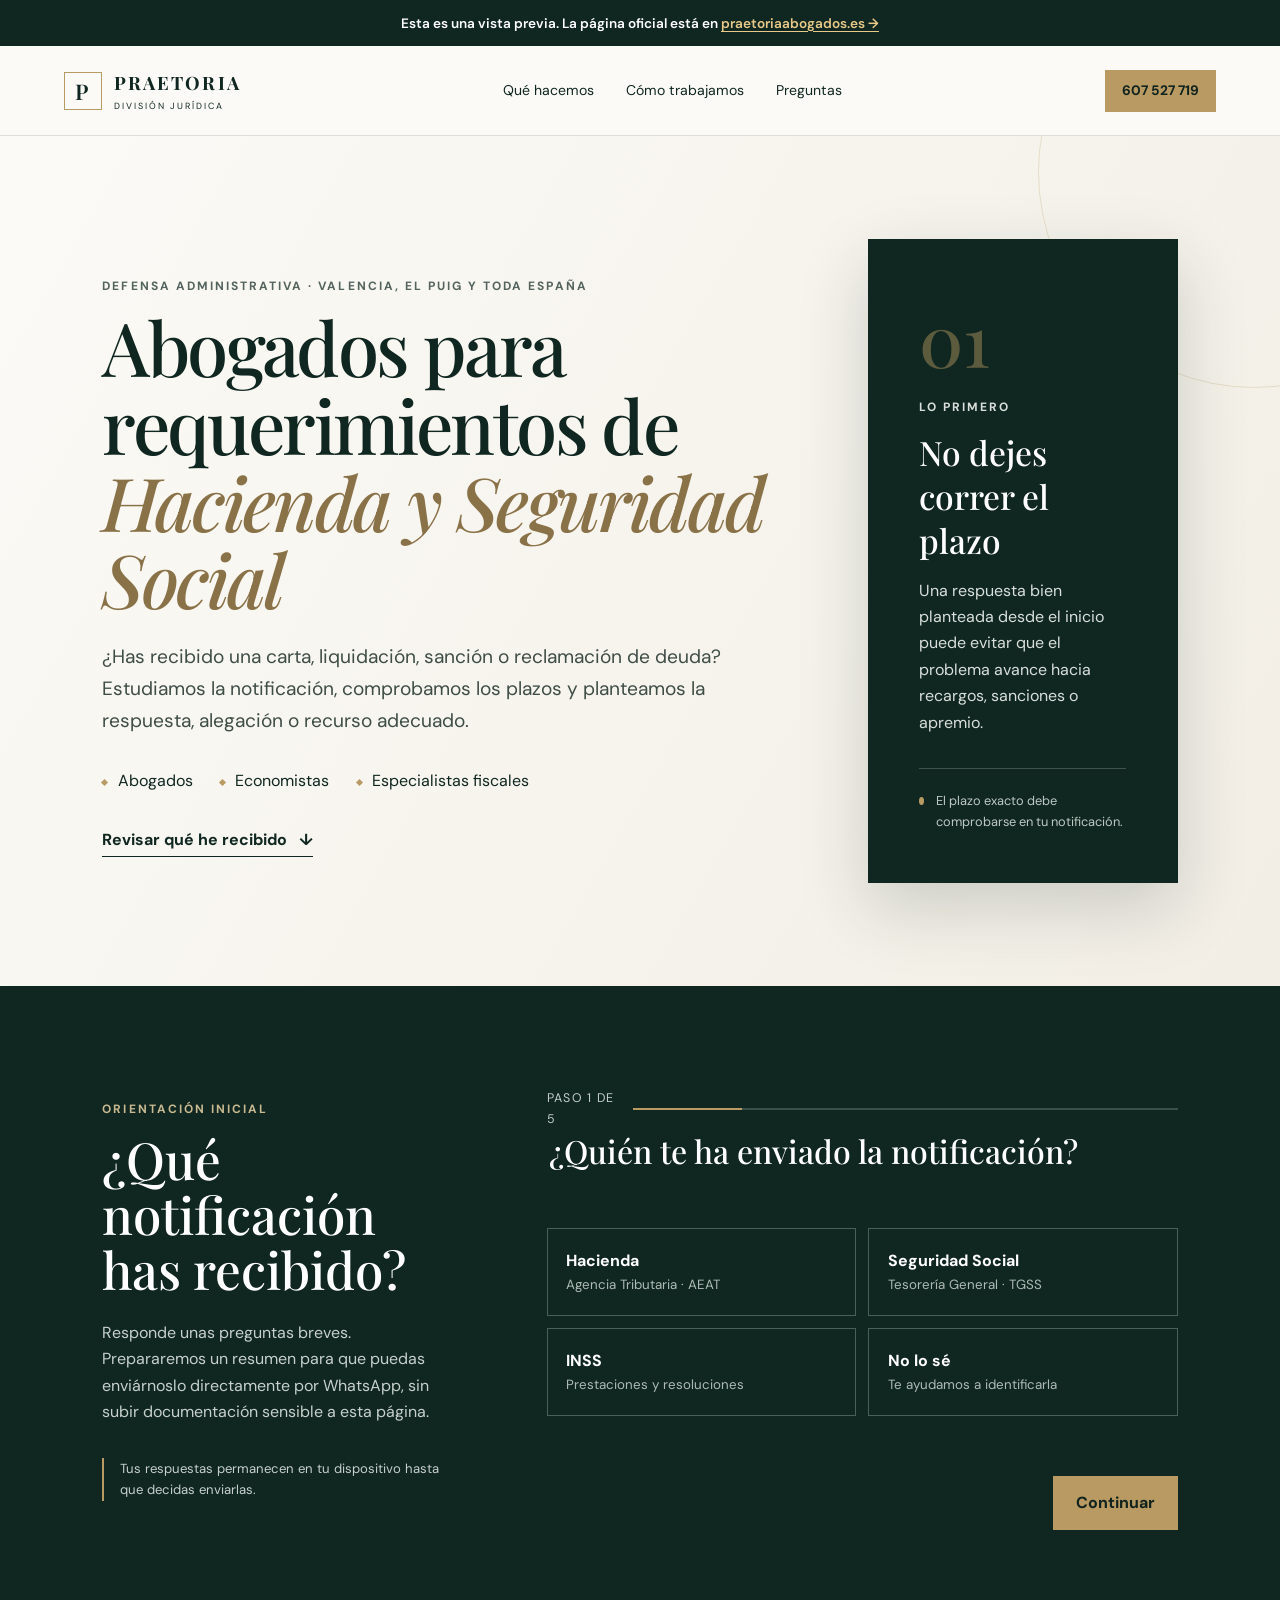
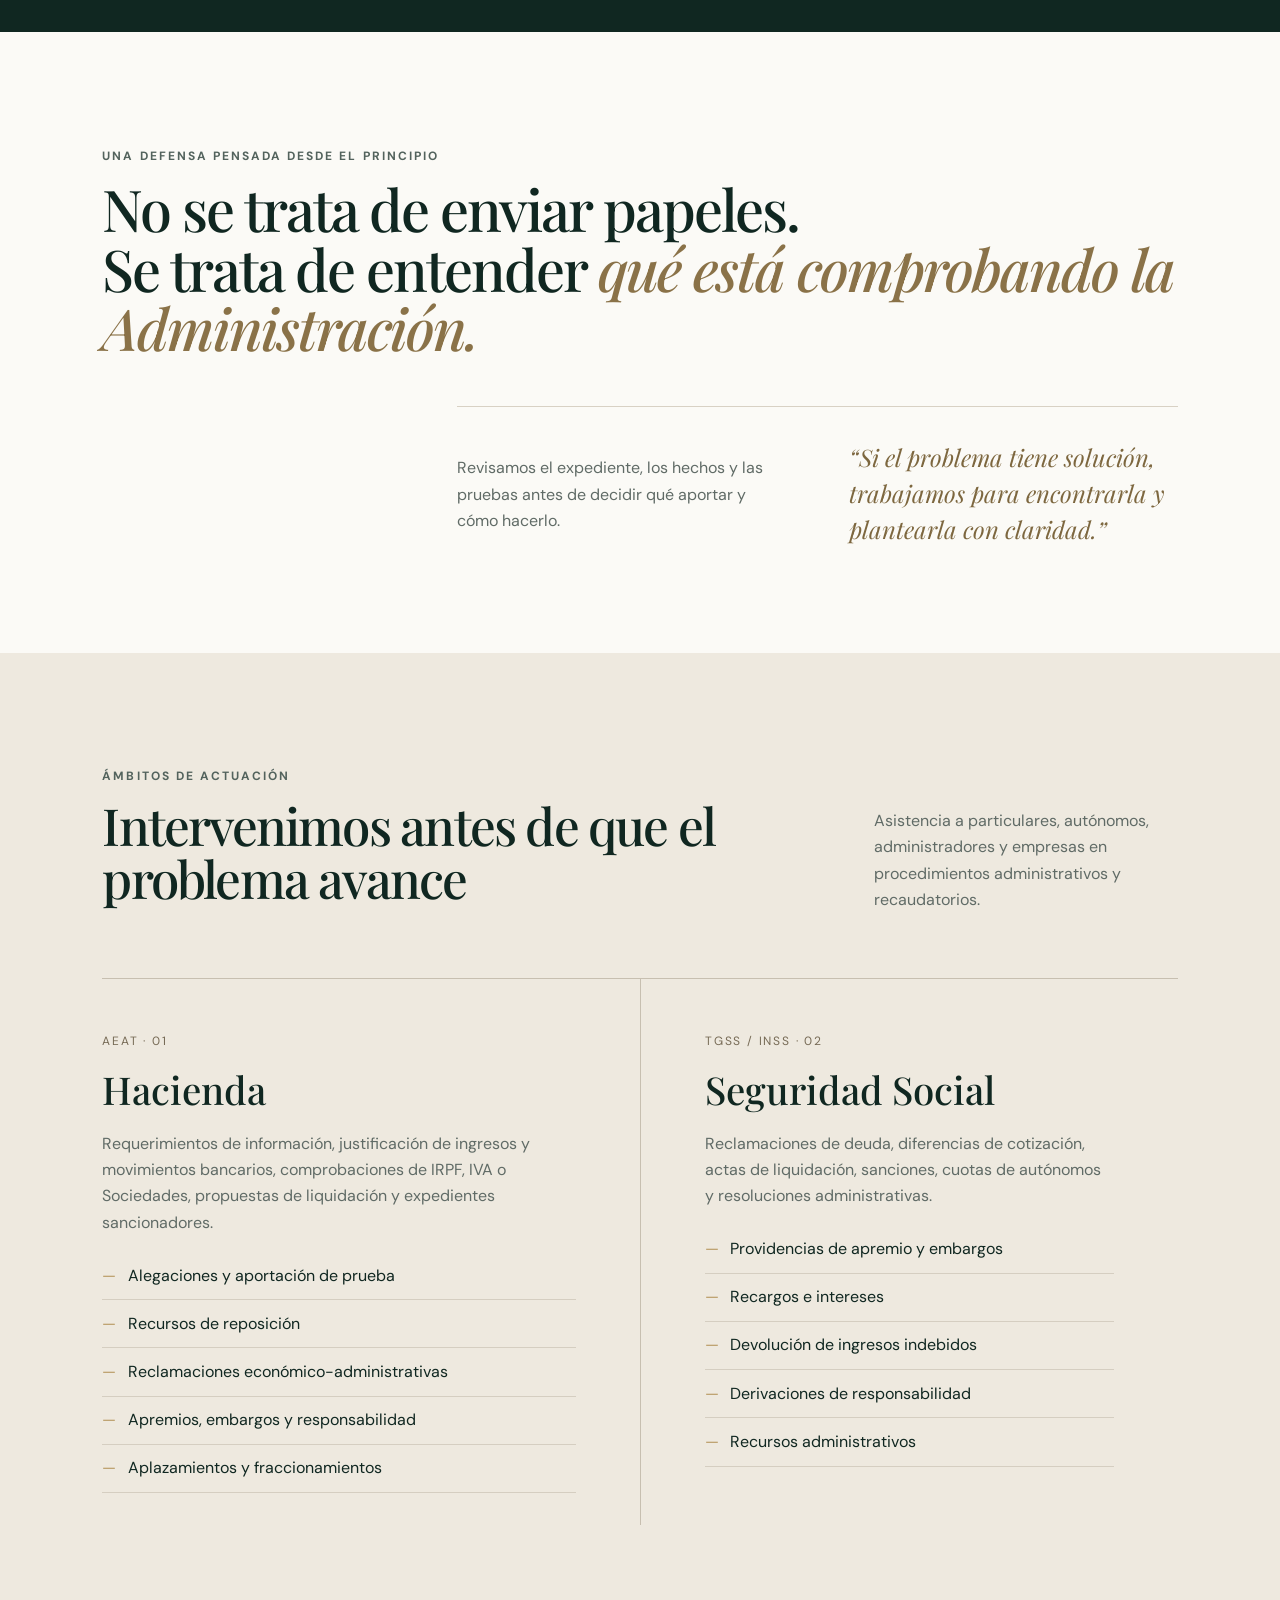
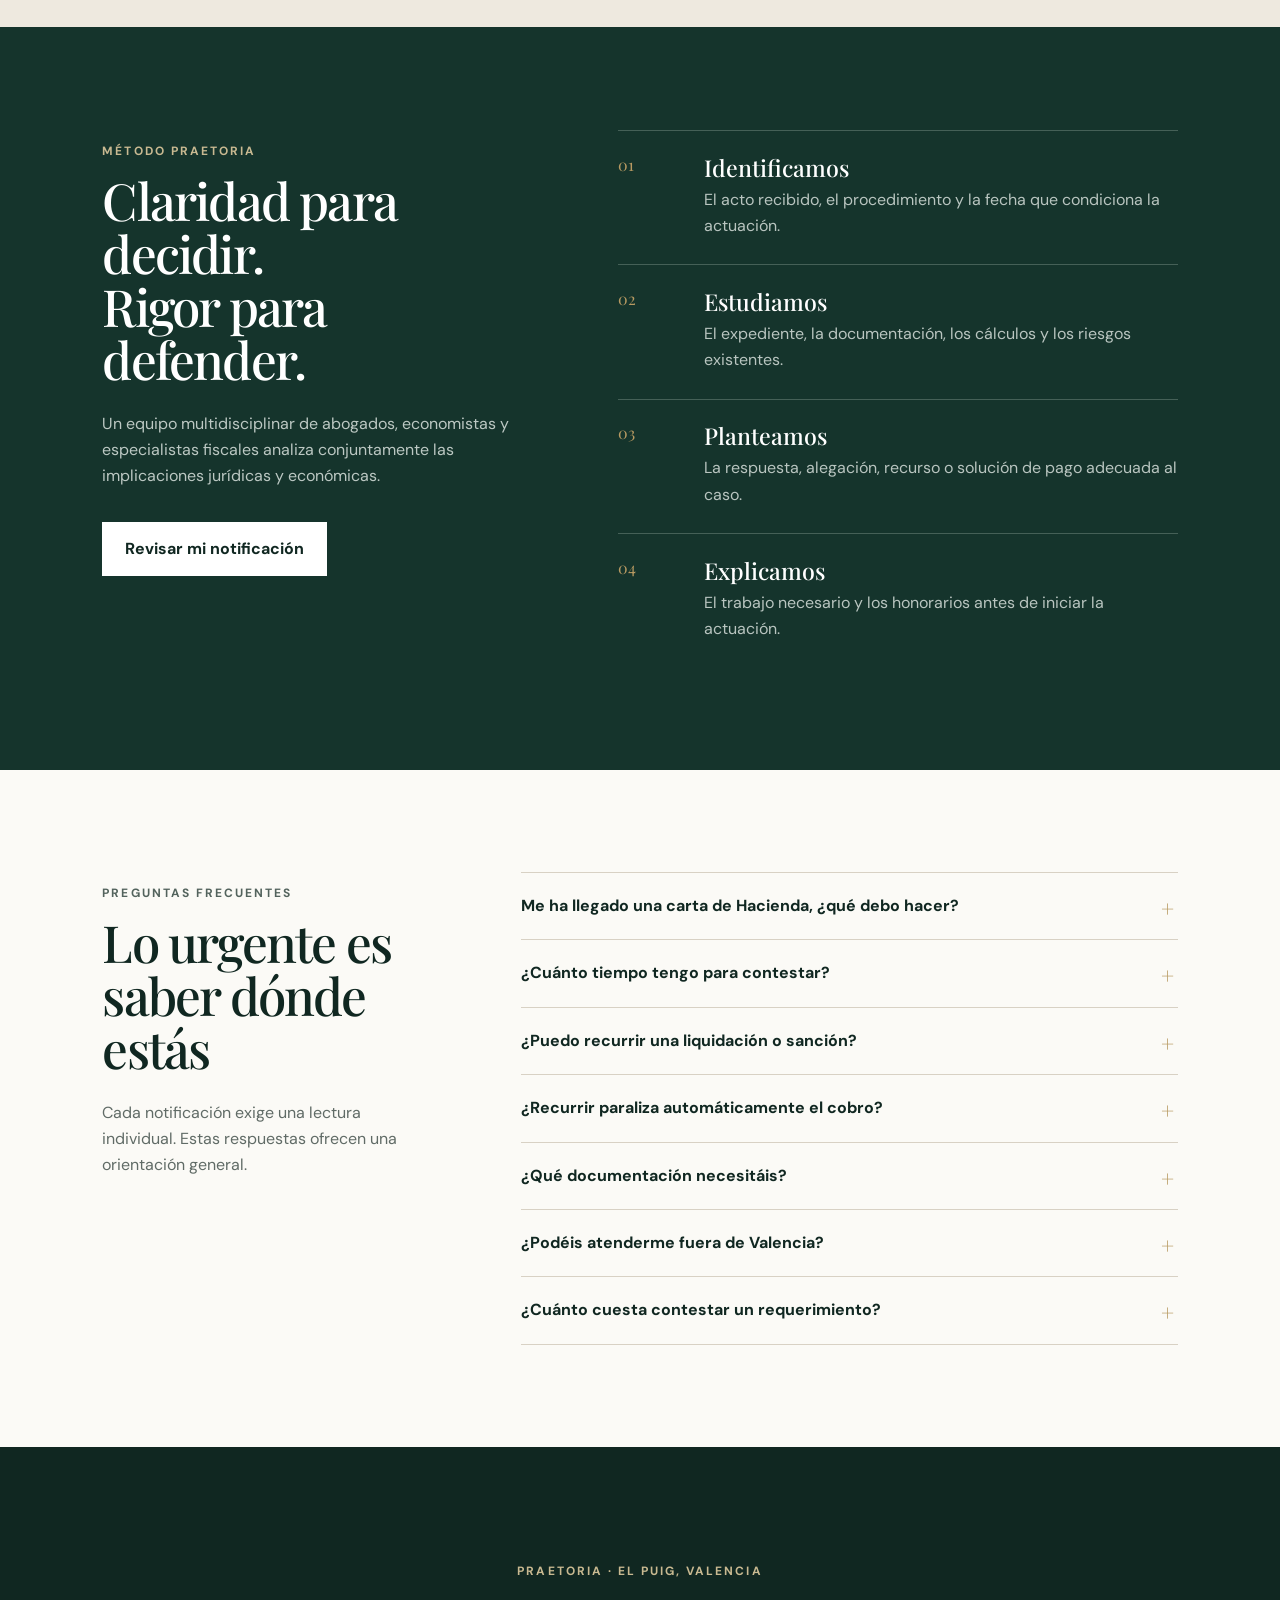
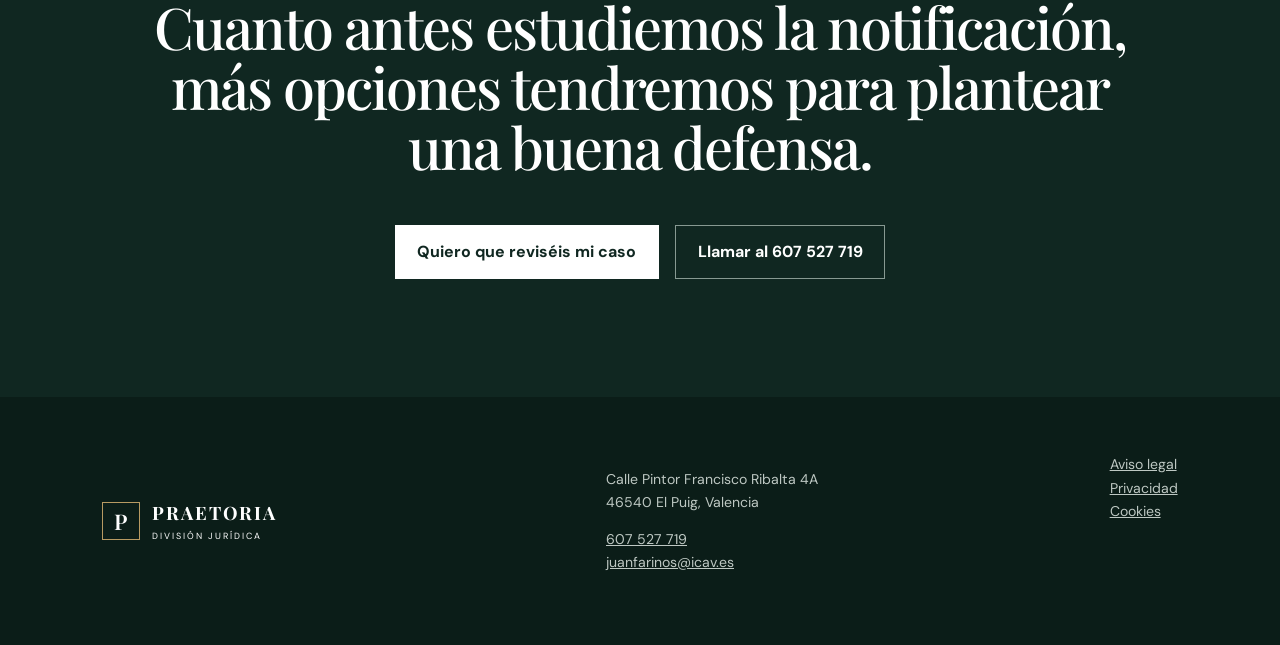
<file: index.html>
<!doctype html>
<html lang="es">
<head>
  <meta charset="utf-8">
  <meta name="viewport" content="width=device-width,initial-scale=1">
  <title>Abogado Hacienda y Seguridad Social en Valencia | PRAETORIA</title>
  <meta name="description" content="¿Has recibido un requerimiento, liquidación, sanción o deuda de Hacienda o Seguridad Social en Valencia, El Puig o cualquier punto de España? Estudiamos tu caso, los plazos y la respuesta adecuada.">
  <meta name="robots" content="noindex,follow">
  <link rel="canonical" href="https://praetoriaabogados.es/abogado-hacienda-y-seguridad-social-en-valencia/">
  <meta property="og:type" content="website">
  <meta property="og:locale" content="es_ES">
  <meta property="og:title" content="Abogado Hacienda y Seguridad Social en Valencia | PRAETORIA">
  <meta property="og:description" content="Revisamos la notificación, los plazos y las opciones para responder, alegar o recurrir.">
  <meta property="og:url" content="https://praetoriaabogados.es/abogado-hacienda-y-seguridad-social-en-valencia/">
  <meta name="theme-color" content="#102721">
  <link rel="icon" type="image/svg+xml" href="data:image/svg+xml,%3Csvg xmlns='http://www.w3.org/2000/svg' viewBox='0 0 64 64'%3E%3Crect width='64' height='64' fill='%23102721'/%3E%3Crect x='7' y='7' width='50' height='50' fill='none' stroke='%23b89a62' stroke-width='3'/%3E%3Ctext x='32' y='43' font-family='Georgia,serif' font-size='30' fill='%23b89a62' text-anchor='middle'%3EP%3C/text%3E%3C/svg%3E">
  <link rel="preconnect" href="https://fonts.googleapis.com">
  <link rel="preconnect" href="https://fonts.gstatic.com" crossorigin>
  <link href="https://fonts.googleapis.com/css2?family=DM+Sans:wght@400;500;600;700&family=Playfair+Display:wght@500;600&display=swap" rel="stylesheet">
  <link rel="stylesheet" href="styles.css">
  <script type="application/ld+json">
  {
    "@context":"https://schema.org",
    "@type":"LegalService",
    "name":"PRAETORIA División Jurídica",
    "url":"https://praetoriaabogados.es/abogado-hacienda-y-seguridad-social-en-valencia/",
    "telephone":"+34607527719",
    "email":"juanfarinos@icav.es",
    "address":{"@type":"PostalAddress","streetAddress":"Calle Pintor Francisco Ribalta 4A","postalCode":"46540","addressLocality":"El Puig de Santa Maria","addressRegion":"Valencia","addressCountry":"ES"},
    "areaServed":["Valencia","El Puig de Santa Maria","España"],
    "priceRange":"Honorarios según complejidad"
  }
  </script>
  <script type="application/ld+json">
  {
    "@context":"https://schema.org","@type":"FAQPage","mainEntity":[
      {"@type":"Question","name":"Me ha llegado una carta de Hacienda, ¿qué debo hacer?","acceptedAnswer":{"@type":"Answer","text":"No la ignores ni envíes documentación sin revisar antes qué procedimiento se ha iniciado. Conserva la notificación completa y anota cuándo la recibiste o abriste para comprobar el plazo aplicable."}},
      {"@type":"Question","name":"¿Cuánto tiempo tengo para contestar un requerimiento?","acceptedAnswer":{"@type":"Answer","text":"Depende del acto recibido y de la forma y fecha de notificación. El plazo debe verificarse en el documento completo; no conviene esperar al último día."}},
      {"@type":"Question","name":"¿Puedo recurrir una liquidación o sanción?","acceptedAnswer":{"@type":"Answer","text":"En muchos casos existen vías de alegación o recurso, pero deben valorarse el expediente, los hechos, las pruebas, la motivación y el plazo concreto."}},
      {"@type":"Question","name":"¿Recurrir paraliza automáticamente el cobro?","acceptedAnswer":{"@type":"Answer","text":"No siempre. La impugnación y el riesgo recaudatorio deben estudiarse conjuntamente según el acto y la fase del procedimiento."}}
    ]
  }
  </script>
</head>
<body>
  <div class="preview-banner">Esta es una vista previa. La página oficial está en <a href="https://praetoriaabogados.es/abogado-hacienda-y-seguridad-social-en-valencia/">praetoriaabogados.es →</a></div>
  <a class="skip" href="#diagnostico">Ir al diagnóstico</a>
  <header class="site-header">
    <a class="brand" href="https://praetoriaabogados.es/" aria-label="PRAETORIA, inicio">
      <span class="brand-mark">P</span><span><b>PRAETORIA</b><small>DIVISIÓN JURÍDICA</small></span>
    </a>
    <nav aria-label="Navegación principal">
      <a href="#servicios">Qué hacemos</a><a href="#metodo">Cómo trabajamos</a><a href="#preguntas">Preguntas</a>
    </nav>
    <a class="button button-small" href="tel:+34607527719" data-track="phone">607 527 719</a>
  </header>

  <main>
    <section class="hero">
      <div class="hero-copy">
        <p class="eyebrow">Defensa administrativa · Valencia, El Puig y toda España</p>
        <h1>Abogados para requerimientos de <em>Hacienda y Seguridad Social</em></h1>
        <p class="lead">¿Has recibido una carta, liquidación, sanción o reclamación de deuda? Estudiamos la notificación, comprobamos los plazos y planteamos la respuesta, alegación o recurso adecuado.</p>
        <div class="trust-row" aria-label="Ventajas del servicio">
          <span>Abogados</span><span>Economistas</span><span>Especialistas fiscales</span>
        </div>
        <a class="text-link" href="#diagnostico">Revisar qué he recibido <span aria-hidden="true">↓</span></a>
      </div>
      <aside class="deadline-card">
        <span class="card-number">01</span>
        <p class="eyebrow">Lo primero</p>
        <h2>No dejes correr el plazo</h2>
        <p>Una respuesta bien planteada desde el inicio puede evitar que el problema avance hacia recargos, sanciones o apremio.</p>
        <div class="deadline-line"><span></span><small>El plazo exacto debe comprobarse en tu notificación.</small></div>
      </aside>
    </section>

    <section class="assessment" id="diagnostico" aria-labelledby="diagnostico-title">
      <div class="assessment-intro">
        <p class="eyebrow light">Orientación inicial</p>
        <h2 id="diagnostico-title">¿Qué notificación has recibido?</h2>
        <p>Responde unas preguntas breves. Prepararemos un resumen para que puedas enviárnoslo directamente por WhatsApp, sin subir documentación sensible a esta página.</p>
        <p class="privacy-note">Tus respuestas permanecen en tu dispositivo hasta que decidas enviarlas.</p>
      </div>
      <form id="case-form" novalidate>
        <div class="progress-wrap"><span id="step-label" aria-live="polite">Paso 1 de 5</span><progress id="progress" value="1" max="5" aria-hidden="true">20%</progress></div>

        <fieldset class="step active" data-step="1">
          <legend tabindex="-1">¿Quién te ha enviado la notificación?</legend>
          <div class="option-grid">
            <label class="option"><input type="radio" name="administracion" value="Hacienda / AEAT" required><span><b>Hacienda</b><small>Agencia Tributaria · AEAT</small></span></label>
            <label class="option"><input type="radio" name="administracion" value="Seguridad Social / TGSS"><span><b>Seguridad Social</b><small>Tesorería General · TGSS</small></span></label>
            <label class="option"><input type="radio" name="administracion" value="INSS"><span><b>INSS</b><small>Prestaciones y resoluciones</small></span></label>
            <label class="option"><input type="radio" name="administracion" value="No lo sé"><span><b>No lo sé</b><small>Te ayudamos a identificarla</small></span></label>
          </div>
        </fieldset>

        <fieldset class="step" data-step="2">
          <legend tabindex="-1">¿Qué tipo de documento parece ser?</legend>
          <label class="field"><span>Selecciona la opción más parecida</span><select name="tipo" required><option value="">Seleccionar…</option></select></label>
          <p class="field-help">No pasa nada si no sabes identificarlo. Para confirmarlo necesitaremos revisar el documento completo.</p>
        </fieldset>

        <fieldset class="step" data-step="3">
          <legend tabindex="-1">¿Cuándo lo recibiste?</legend>
          <div class="two-cols">
            <label class="field"><span>Fecha de recepción o apertura</span><input type="date" name="fecha_recepcion" required></label>
            <label class="field"><span>Fecha límite indicada <i>(si la conoces)</i></span><input type="date" name="fecha_limite"></label>
          </div>
          <div class="warning"><b>No esperes al último día.</b> Algunos plazos son breves y dejarlos transcurrir puede limitar las posibilidades de defensa.</div>
        </fieldset>

        <fieldset class="step" data-step="4">
          <legend tabindex="-1">Cuéntanos brevemente qué ocurre</legend>
          <label class="field"><span>Importe aproximado <i>(opcional)</i></span><select name="importe"><option>No aparece ninguna cantidad</option><option>Menos de 3.000 €</option><option>Entre 3.000 € y 10.000 €</option><option>Entre 10.000 € y 50.000 €</option><option>Más de 50.000 €</option><option>No lo sé</option></select></label>
          <label class="field"><span>Descripción breve</span><textarea name="descripcion" rows="4" maxlength="900" required placeholder="Por ejemplo: Hacienda me solicita justificar varios ingresos recibidos en mi cuenta…"></textarea><small class="counter">0/900</small></label>
        </fieldset>

        <fieldset class="step" data-step="5">
          <legend tabindex="-1">¿Cómo podemos contactar contigo?</legend>
          <div class="two-cols">
            <label class="field"><span>Nombre</span><input type="text" name="nombre" autocomplete="name" required></label>
            <label class="field"><span>Teléfono</span><input type="tel" name="telefono" autocomplete="tel" inputmode="tel" required></label>
          </div>
          <label class="field"><span>Correo electrónico <i>(opcional)</i></span><input type="email" name="email" autocomplete="email"></label>
          <label class="consent"><input type="checkbox" name="consentimiento" required><span>He leído y acepto la <a href="https://praetoriaabogados.es/politica-de-privacidad/" target="_blank" rel="noopener">Política de Privacidad</a>.</span></label>
          <p class="legal-small">Enviar esta información no crea una relación abogado-cliente ni suspende o interrumpe ningún plazo administrativo.</p>
        </fieldset>

        <div class="form-error" id="form-error" role="alert" aria-live="polite"></div>
        <div class="form-actions"><button class="button button-ghost" type="button" id="prev" hidden>Anterior</button><button class="button" type="button" id="next">Continuar</button><button class="button" type="submit" id="submit" hidden>Enviar mi caso por WhatsApp</button></div>
      </form>
      <div class="success" id="success" hidden tabindex="-1">
        <p class="eyebrow light">Resumen preparado</p>
        <h3>Tu asunto necesita una revisión individual</h3>
        <p>Debemos comprobar el documento completo, la fecha de notificación, el procedimiento iniciado y la documentación relacionada.</p>
        <a id="whatsapp-link" class="button button-white" href="#" target="_blank" rel="noopener">Abrir WhatsApp y enviar</a>
        <a id="email-link" class="text-link light-link" href="#">Prefiero enviarlo por correo</a>
        <button id="restart" class="plain-button" type="button">Corregir mis respuestas</button>
      </div>
    </section>

    <section class="promise">
      <p class="eyebrow">Una defensa pensada desde el principio</p>
      <h2>No se trata de enviar papeles.<br>Se trata de entender <em>qué está comprobando la Administración.</em></h2>
      <div class="promise-grid"><p>Revisamos el expediente, los hechos y las pruebas antes de decidir qué aportar y cómo hacerlo.</p><blockquote>“Si el problema tiene solución, trabajamos para encontrarla y plantearla con claridad.”</blockquote></div>
    </section>

    <section class="services" id="servicios">
      <div class="section-heading"><div><p class="eyebrow">Ámbitos de actuación</p><h2>Intervenimos antes de que el problema avance</h2></div><p>Asistencia a particulares, autónomos, administradores y empresas en procedimientos administrativos y recaudatorios.</p></div>
      <div class="service-columns">
        <article><span class="service-index">AEAT · 01</span><h3>Hacienda</h3><p>Requerimientos de información, justificación de ingresos y movimientos bancarios, comprobaciones de IRPF, IVA o Sociedades, propuestas de liquidación y expedientes sancionadores.</p><ul><li>Alegaciones y aportación de prueba</li><li>Recursos de reposición</li><li>Reclamaciones económico-administrativas</li><li>Apremios, embargos y responsabilidad</li><li>Aplazamientos y fraccionamientos</li></ul></article>
        <article><span class="service-index">TGSS / INSS · 02</span><h3>Seguridad Social</h3><p>Reclamaciones de deuda, diferencias de cotización, actas de liquidación, sanciones, cuotas de autónomos y resoluciones administrativas.</p><ul><li>Providencias de apremio y embargos</li><li>Recargos e intereses</li><li>Devolución de ingresos indebidos</li><li>Derivaciones de responsabilidad</li><li>Recursos administrativos</li></ul></article>
      </div>
    </section>

    <section class="method" id="metodo">
      <div><p class="eyebrow light">Método PRAETORIA</p><h2>Claridad para decidir.<br>Rigor para defender.</h2><p>Un equipo multidisciplinar de abogados, economistas y especialistas fiscales analiza conjuntamente las implicaciones jurídicas y económicas.</p><a class="button button-white" href="#diagnostico">Revisar mi notificación</a></div>
      <ol><li><span>01</span><div><h3>Identificamos</h3><p>El acto recibido, el procedimiento y la fecha que condiciona la actuación.</p></div></li><li><span>02</span><div><h3>Estudiamos</h3><p>El expediente, la documentación, los cálculos y los riesgos existentes.</p></div></li><li><span>03</span><div><h3>Planteamos</h3><p>La respuesta, alegación, recurso o solución de pago adecuada al caso.</p></div></li><li><span>04</span><div><h3>Explicamos</h3><p>El trabajo necesario y los honorarios antes de iniciar la actuación.</p></div></li></ol>
    </section>

    <section class="faq" id="preguntas">
      <div><p class="eyebrow">Preguntas frecuentes</p><h2>Lo urgente es saber dónde estás</h2><p>Cada notificación exige una lectura individual. Estas respuestas ofrecen una orientación general.</p></div>
      <div class="accordion">
        <details><summary>Me ha llegado una carta de Hacienda, ¿qué debo hacer?</summary><p>No la ignores ni envíes documentación sin revisar antes qué procedimiento se ha iniciado. Conserva la notificación completa y anota cuándo la recibiste o abriste.</p></details>
        <details><summary>¿Cuánto tiempo tengo para contestar?</summary><p>Depende del acto y de la forma y fecha de notificación. El plazo debe verificarse en el documento completo; no conviene esperar al último día.</p></details>
        <details><summary>¿Puedo recurrir una liquidación o sanción?</summary><p>En muchos casos existen vías de alegación o recurso. Deben revisarse el expediente, los hechos, las pruebas, la motivación y el plazo concreto.</p></details>
        <details><summary>¿Recurrir paraliza automáticamente el cobro?</summary><p>No siempre. La impugnación y el riesgo recaudatorio deben analizarse conjuntamente según el acto y la fase del procedimiento.</p></details>
        <details><summary>¿Qué documentación necesitáis?</summary><p>La notificación completa, la fecha de recepción o apertura, los documentos relacionados y una explicación breve de lo sucedido.</p></details>
        <details><summary>¿Podéis atenderme fuera de Valencia?</summary><p>Sí. Muchos procedimientos se tramitan electrónicamente, por lo que podemos estudiar documentación y preparar actuaciones en toda España.</p></details>
        <details><summary>¿Cuánto cuesta contestar un requerimiento?</summary><p>Depende de la complejidad, el volumen de documentación y la actuación necesaria. Antes de comenzar te explicaremos el trabajo y los honorarios.</p></details>
      </div>
    </section>

    <section class="final-cta"><p class="eyebrow light">PRAETORIA · El Puig, Valencia</p><h2>Cuanto antes estudiemos la notificación, más opciones tendremos para plantear una buena defensa.</h2><div><a class="button button-white" href="#diagnostico">Quiero que reviséis mi caso</a><a class="button button-outline-light" href="tel:+34607527719" data-track="phone">Llamar al 607 527 719</a></div></section>
  </main>

  <footer><a class="brand footer-brand" href="https://praetoriaabogados.es/"><span class="brand-mark">P</span><span><b>PRAETORIA</b><small>DIVISIÓN JURÍDICA</small></span></a><div><p>Calle Pintor Francisco Ribalta 4A<br>46540 El Puig, Valencia</p><p><a href="tel:+34607527719">607 527 719</a><br><a href="mailto:juanfarinos@icav.es">juanfarinos@icav.es</a></p></div><div class="footer-links"><a href="https://praetoriaabogados.es/aviso-legal/">Aviso legal</a><a href="https://praetoriaabogados.es/politica-de-privacidad/">Privacidad</a><a href="https://praetoriaabogados.es/politica-de-cookies/">Cookies</a></div></footer>
  <a class="mobile-call" href="tel:+34607527719" data-track="phone">Llamar al despacho</a>
  <script src="app.js" defer></script>
</body>
</html>
</file>
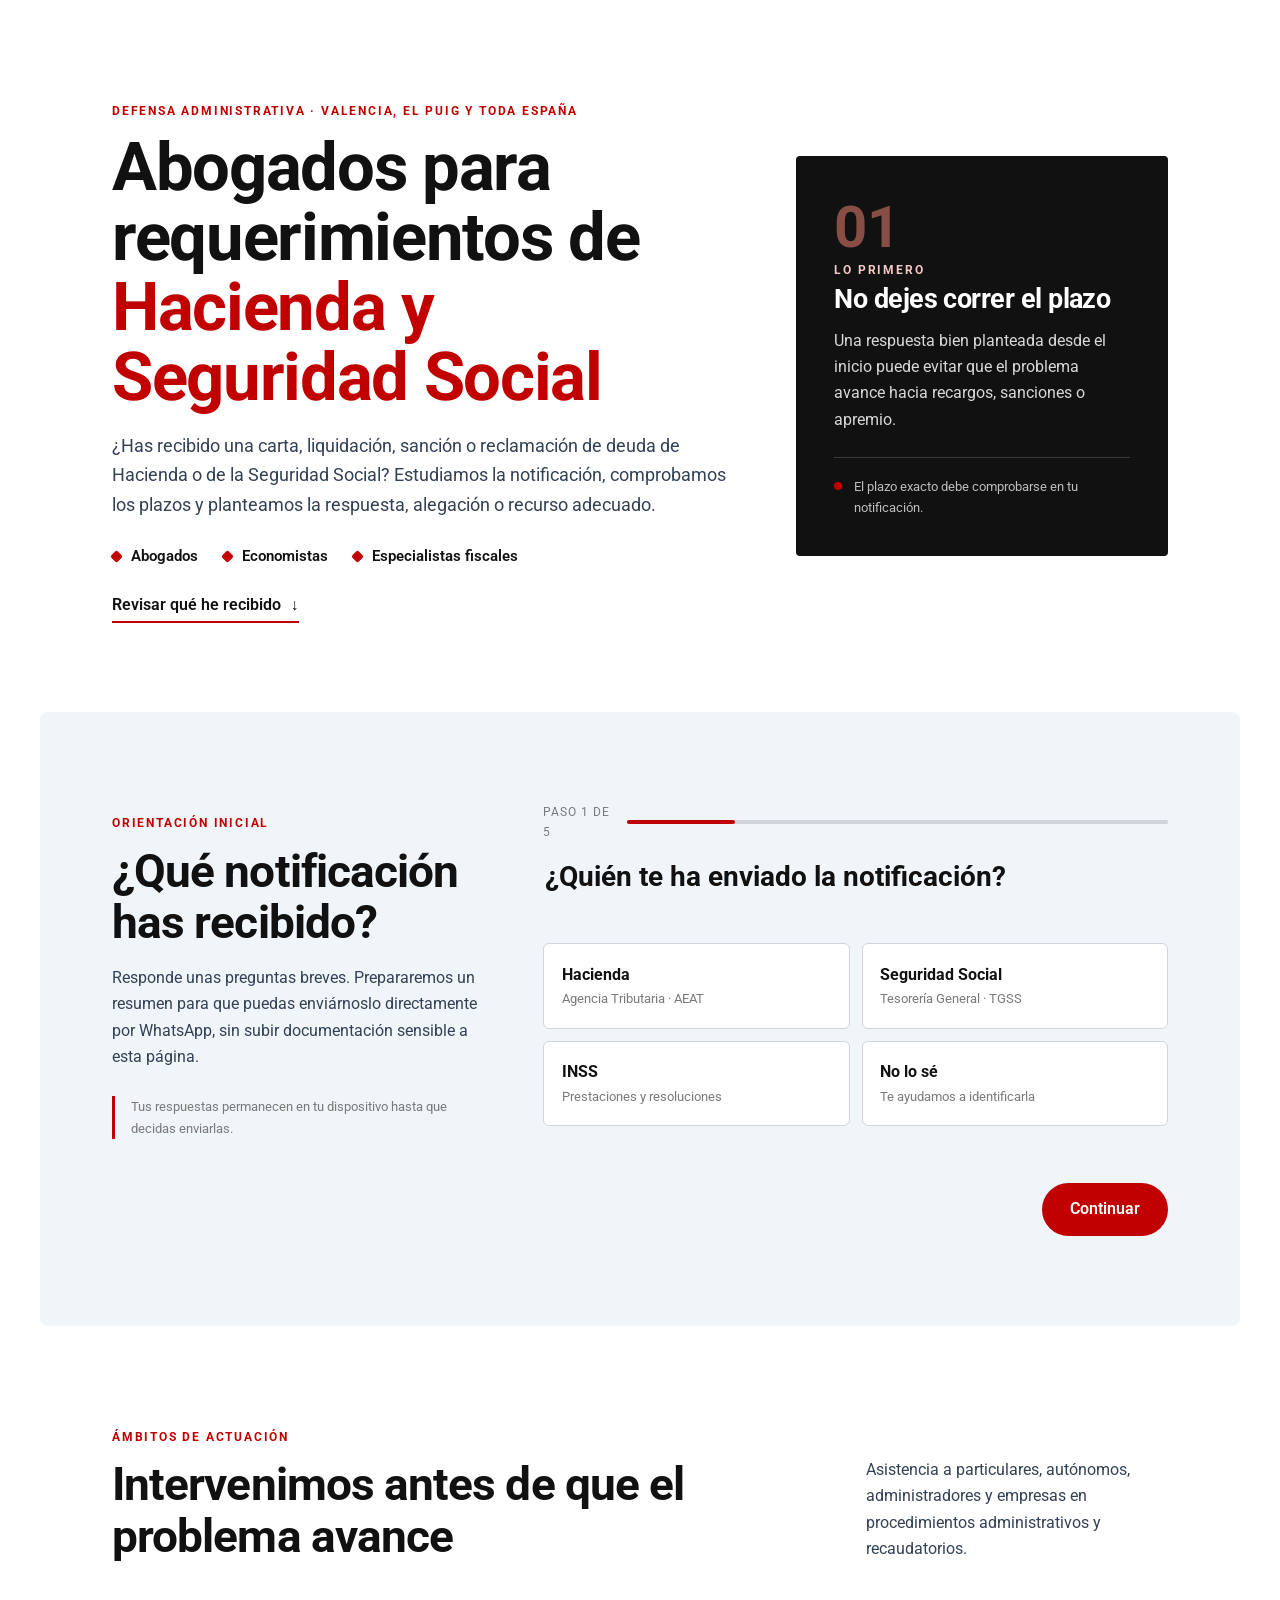
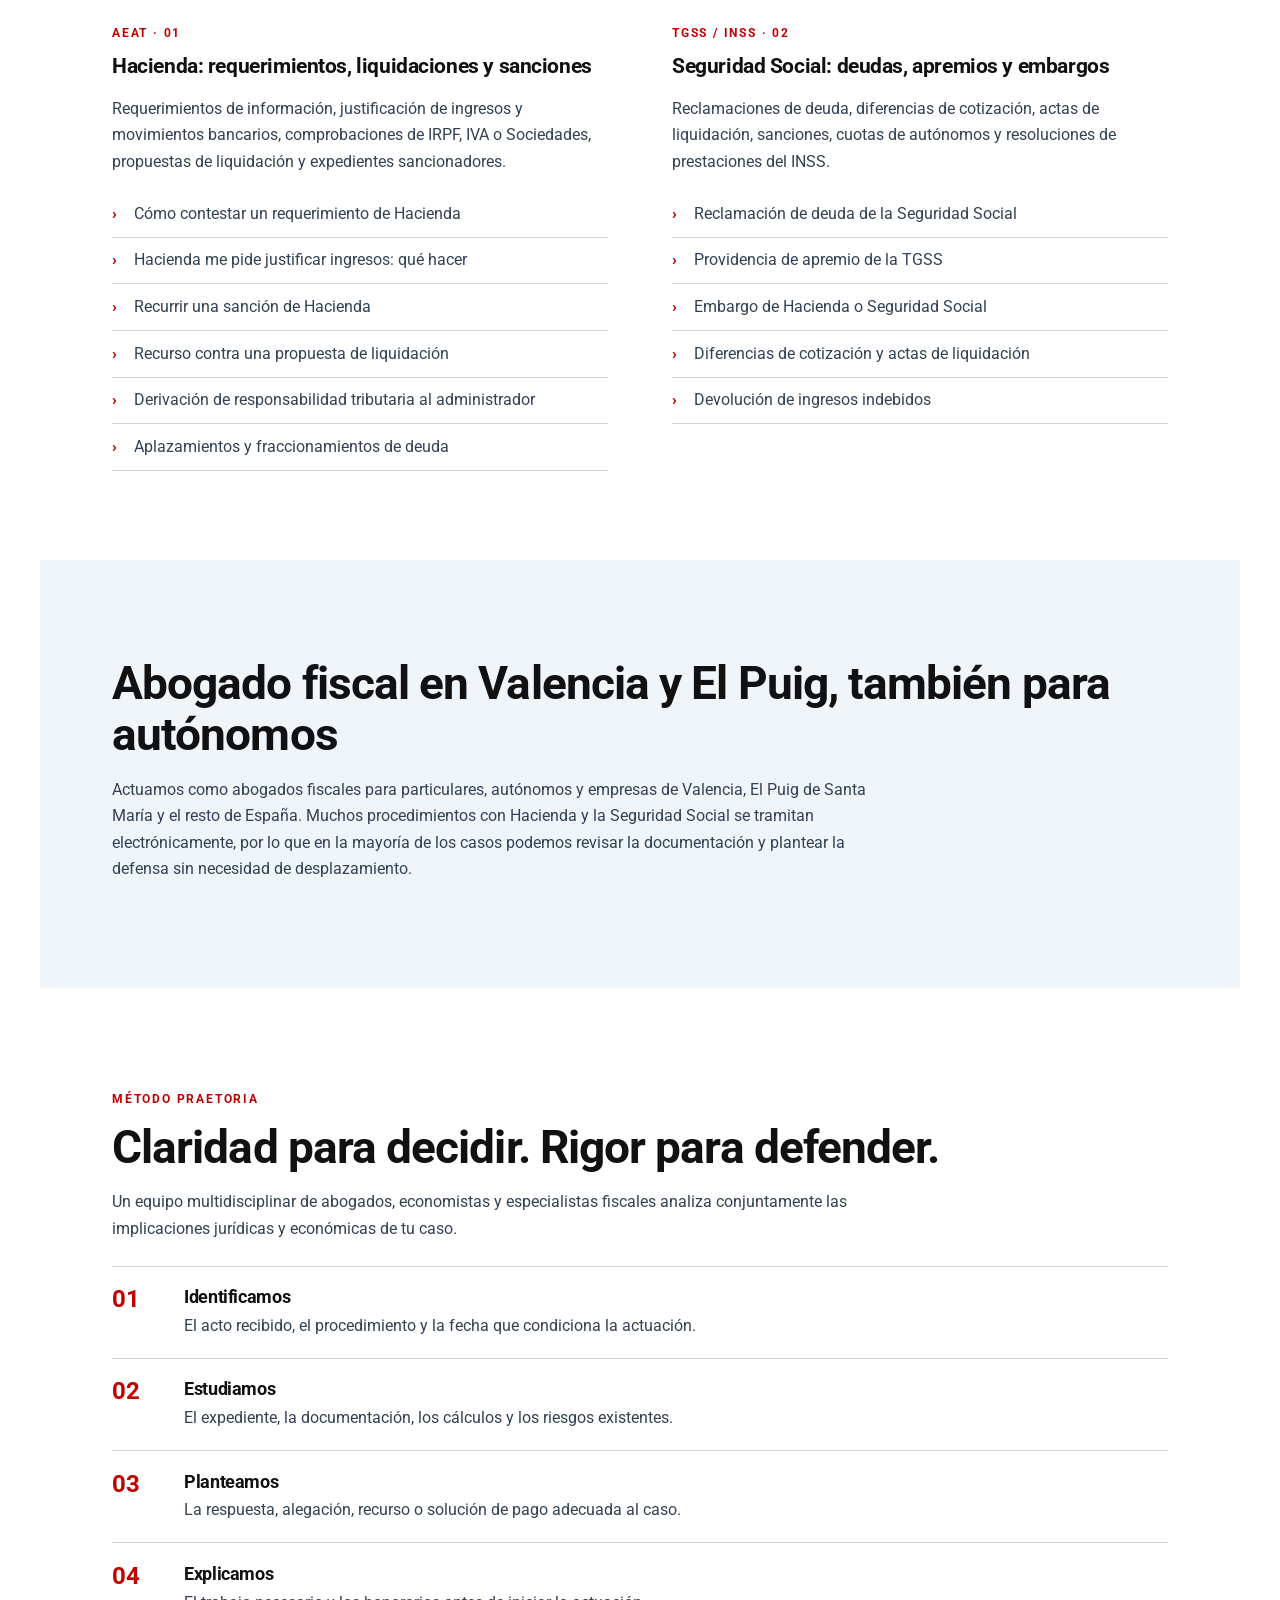
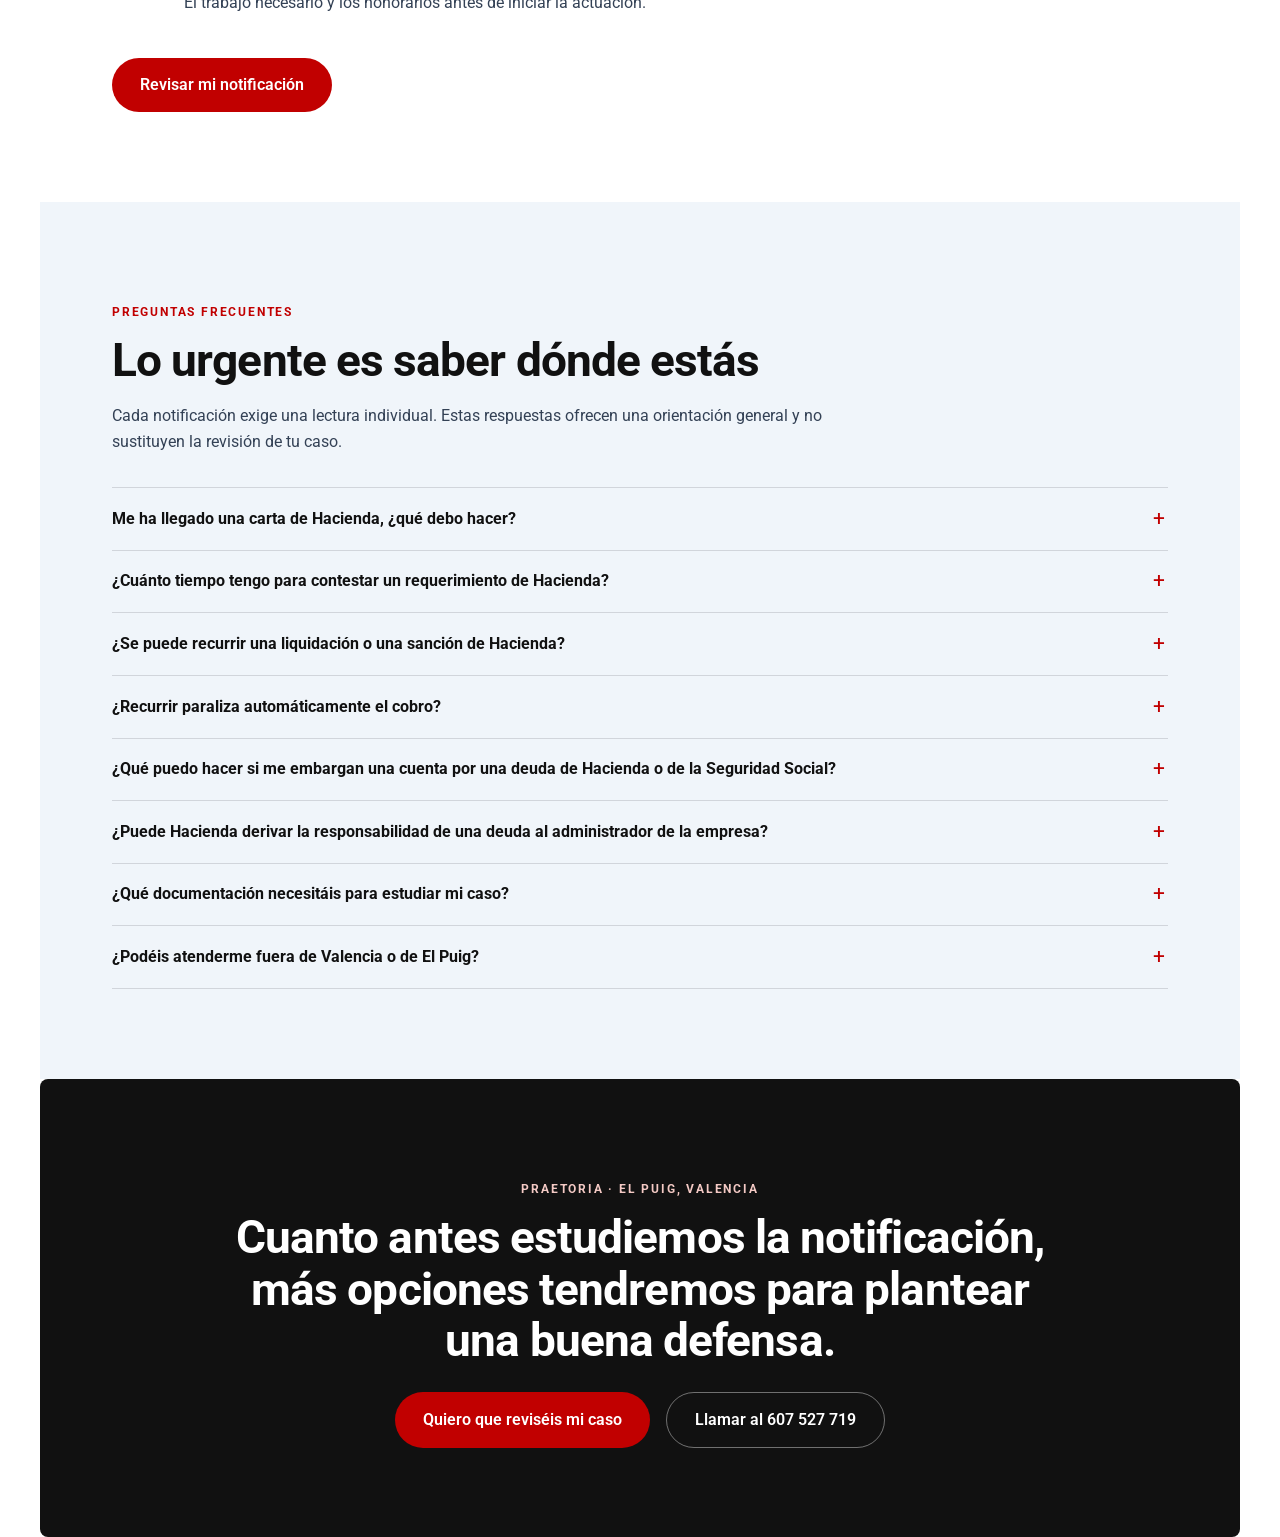
<file: wordpress-plugin/praetoria-hacienda-funnel/tests/preview.html>
<!doctype html>
<html lang="es">
<head>
<meta charset="utf-8">
<meta name="viewport" content="width=device-width,initial-scale=1">
<title>Preview — PRAETORIA Hacienda Funnel (WordPress shortcode output)</title>
<link rel="stylesheet" href="https://fonts.googleapis.com/css2?family=Roboto:wght@400;500;600;700&family=Roboto+Slab:wght@400;600&display=swap">
<link rel="stylesheet" href="../assets/funnel.css">
<style>body{margin:0;background:#fff}</style>
</head>
<body>
<!--
  Static mirror of phf_render_shortcode() in praetoria-hacienda-funnel.php.
  Used to design-QA and Playwright-test the funnel outside WordPress.
  Keep this in sync whenever the shortcode markup changes.
-->
<div class="phf-funnel" data-phf-whatsapp="34607527719" data-phf-email="juanfarinos@icav.es">

	<section class="phf-hero phf-section">
		<div class="phf-hero-copy">
			<p class="phf-eyebrow">Defensa administrativa · Valencia, El Puig y toda España</p>
			<h1>Abogados para requerimientos de <em>Hacienda y Seguridad Social</em></h1>
			<p class="phf-lead">¿Has recibido una carta, liquidación, sanción o reclamación de deuda de Hacienda o de la Seguridad Social? Estudiamos la notificación, comprobamos los plazos y planteamos la respuesta, alegación o recurso adecuado.</p>
			<div class="phf-trust-row" aria-label="Ventajas del servicio">
				<span>Abogados</span><span>Economistas</span><span>Especialistas fiscales</span>
			</div>
			<a class="phf-text-link" href="#phf-diagnostico">Revisar qué he recibido <span aria-hidden="true">↓</span></a>
		</div>
		<aside class="phf-deadline-card">
			<span class="phf-card-number">01</span>
			<p class="phf-eyebrow phf-light">Lo primero</p>
			<h2>No dejes correr el plazo</h2>
			<p>Una respuesta bien planteada desde el inicio puede evitar que el problema avance hacia recargos, sanciones o apremio.</p>
			<div class="phf-deadline-line"><span></span><small>El plazo exacto debe comprobarse en tu notificación.</small></div>
		</aside>
	</section>

	<section class="phf-section phf-soft phf-assessment" id="phf-diagnostico" aria-labelledby="phf-diagnostico-title">
		<div class="phf-assessment-intro">
			<p class="phf-eyebrow">Orientación inicial</p>
			<h2 id="phf-diagnostico-title">¿Qué notificación has recibido?</h2>
			<p>Responde unas preguntas breves. Prepararemos un resumen para que puedas enviárnoslo directamente por WhatsApp, sin subir documentación sensible a esta página.</p>
			<p class="phf-privacy-note">Tus respuestas permanecen en tu dispositivo hasta que decidas enviarlas.</p>
		</div>

		<form class="phf-case-form" novalidate>
			<div class="phf-progress-wrap"><span class="phf-step-label" aria-live="polite">Paso 1 de 5</span><progress class="phf-progress" value="1" max="5" aria-hidden="true">20%</progress></div>

			<fieldset class="phf-step phf-active" data-step="1">
				<legend tabindex="-1">¿Quién te ha enviado la notificación?</legend>
				<div class="phf-option-grid">
					<label class="phf-option"><input type="radio" name="administracion" value="Hacienda / AEAT" required><span><b>Hacienda</b><small>Agencia Tributaria · AEAT</small></span></label>
					<label class="phf-option"><input type="radio" name="administracion" value="Seguridad Social / TGSS"><span><b>Seguridad Social</b><small>Tesorería General · TGSS</small></span></label>
					<label class="phf-option"><input type="radio" name="administracion" value="INSS"><span><b>INSS</b><small>Prestaciones y resoluciones</small></span></label>
					<label class="phf-option"><input type="radio" name="administracion" value="No lo sé"><span><b>No lo sé</b><small>Te ayudamos a identificarla</small></span></label>
				</div>
			</fieldset>

			<fieldset class="phf-step" data-step="2">
				<legend tabindex="-1">¿Qué tipo de documento parece ser?</legend>
				<label class="phf-field"><span>Selecciona la opción más parecida</span><select name="tipo" required><option value="">Seleccionar…</option></select></label>
				<p class="phf-field-help">No pasa nada si no sabes identificarlo. Para confirmarlo necesitaremos revisar el documento completo.</p>
			</fieldset>

			<fieldset class="phf-step" data-step="3">
				<legend tabindex="-1">¿Cuándo lo recibiste?</legend>
				<div class="phf-two-cols">
					<label class="phf-field"><span>Fecha de recepción o apertura</span><input type="date" name="fecha_recepcion" required></label>
					<label class="phf-field"><span>Fecha límite indicada <i>(si la conoces)</i></span><input type="date" name="fecha_limite"></label>
				</div>
				<div class="phf-warning"><b>No esperes al último día.</b> Algunos plazos son breves y dejarlos transcurrir puede limitar las posibilidades de defensa.</div>
			</fieldset>

			<fieldset class="phf-step" data-step="4">
				<legend tabindex="-1">Cuéntanos brevemente qué ocurre</legend>
				<label class="phf-field"><span>Importe aproximado <i>(opcional)</i></span><select name="importe"><option>No aparece ninguna cantidad</option><option>Menos de 3.000 €</option><option>Entre 3.000 € y 10.000 €</option><option>Entre 10.000 € y 50.000 €</option><option>Más de 50.000 €</option><option>No lo sé</option></select></label>
				<label class="phf-field"><span>Descripción breve</span><textarea name="descripcion" rows="4" maxlength="900" required placeholder="Por ejemplo: Hacienda me solicita justificar varios ingresos recibidos en mi cuenta…"></textarea><small class="phf-counter">0/900</small></label>
			</fieldset>

			<fieldset class="phf-step" data-step="5">
				<legend tabindex="-1">¿Cómo podemos contactar contigo?</legend>
				<div class="phf-two-cols">
					<label class="phf-field"><span>Nombre</span><input type="text" name="nombre" autocomplete="name" required></label>
					<label class="phf-field"><span>Teléfono</span><input type="tel" name="telefono" autocomplete="tel" inputmode="tel" required></label>
				</div>
				<label class="phf-field"><span>Correo electrónico <i>(opcional)</i></span><input type="email" name="email" autocomplete="email"></label>
				<label class="phf-consent"><input type="checkbox" name="consentimiento" required><span>He leído y acepto la <a href="https://praetoriaabogados.es/politica-de-privacidad/" target="_blank" rel="noopener">Política de Privacidad</a>.</span></label>
				<p class="phf-legal-small">Enviar esta información no crea una relación abogado-cliente ni suspende o interrumpe ningún plazo administrativo.</p>
			</fieldset>

			<div class="phf-form-error" role="alert" aria-live="polite"></div>
			<div class="phf-form-actions">
				<button class="phf-btn phf-btn-ghost phf-prev" type="button" hidden>Anterior</button>
				<button class="phf-btn phf-next" type="button">Continuar</button>
				<button class="phf-btn phf-submit" type="submit" hidden>Enviar mi caso por WhatsApp</button>
			</div>
		</form>

		<div class="phf-success" hidden tabindex="-1">
			<p class="phf-eyebrow">Resumen preparado</p>
			<h3>Tu asunto necesita una revisión individual</h3>
			<p>Debemos comprobar el documento completo, la fecha de notificación, el procedimiento iniciado y la documentación relacionada.</p>
			<div class="phf-actions">
				<a class="phf-btn phf-btn-whatsapp phf-whatsapp-link" href="#" target="_blank" rel="noopener">Abrir WhatsApp y enviar</a>
				<a class="phf-text-link phf-email-link" href="#">Prefiero enviarlo por correo</a>
			</div>
			<button class="phf-plain-button phf-restart" type="button">Corregir mis respuestas</button>
		</div>
	</section>

	<section class="phf-section" id="phf-servicios">
		<div class="phf-section-heading">
			<div><p class="phf-eyebrow">Ámbitos de actuación</p><h2>Intervenimos antes de que el problema avance</h2></div>
			<p>Asistencia a particulares, autónomos, administradores y empresas en procedimientos administrativos y recaudatorios.</p>
		</div>
		<div class="phf-grid-2" style="margin-top:2.5rem">
			<article>
				<span class="phf-eyebrow">AEAT · 01</span>
				<h3>Hacienda: requerimientos, liquidaciones y sanciones</h3>
				<p>Requerimientos de información, justificación de ingresos y movimientos bancarios, comprobaciones de IRPF, IVA o Sociedades, propuestas de liquidación y expedientes sancionadores.</p>
				<ul class="phf-check">
					<li>Cómo contestar un requerimiento de Hacienda</li>
					<li>Hacienda me pide justificar ingresos: qué hacer</li>
					<li>Recurrir una sanción de Hacienda</li>
					<li>Recurso contra una propuesta de liquidación</li>
					<li>Derivación de responsabilidad tributaria al administrador</li>
					<li>Aplazamientos y fraccionamientos de deuda</li>
				</ul>
			</article>
			<article>
				<span class="phf-eyebrow">TGSS / INSS · 02</span>
				<h3>Seguridad Social: deudas, apremios y embargos</h3>
				<p>Reclamaciones de deuda, diferencias de cotización, actas de liquidación, sanciones, cuotas de autónomos y resoluciones de prestaciones del INSS.</p>
				<ul class="phf-check">
					<li>Reclamación de deuda de la Seguridad Social</li>
					<li>Providencia de apremio de la TGSS</li>
					<li>Embargo de Hacienda o Seguridad Social</li>
					<li>Diferencias de cotización y actas de liquidación</li>
					<li>Devolución de ingresos indebidos</li>
				</ul>
			</article>
		</div>
	</section>

	<section class="phf-section phf-soft">
		<h2>Abogado fiscal en Valencia y El Puig, también para autónomos</h2>
		<p style="max-width:760px">Actuamos como abogados fiscales para particulares, autónomos y empresas de Valencia, El Puig de Santa María y el resto de España. Muchos procedimientos con Hacienda y la Seguridad Social se tramitan electrónicamente, por lo que en la mayoría de los casos podemos revisar la documentación y plantear la defensa sin necesidad de desplazamiento.</p>
	</section>

	<section class="phf-section" id="phf-metodo">
		<p class="phf-eyebrow">Método PRAETORIA</p>
		<h2>Claridad para decidir. Rigor para defender.</h2>
		<p style="max-width:760px">Un equipo multidisciplinar de abogados, economistas y especialistas fiscales analiza conjuntamente las implicaciones jurídicas y económicas de tu caso.</p>
		<ol class="phf-method-steps">
			<li><span>01</span><div><h3>Identificamos</h3><p>El acto recibido, el procedimiento y la fecha que condiciona la actuación.</p></div></li>
			<li><span>02</span><div><h3>Estudiamos</h3><p>El expediente, la documentación, los cálculos y los riesgos existentes.</p></div></li>
			<li><span>03</span><div><h3>Planteamos</h3><p>La respuesta, alegación, recurso o solución de pago adecuada al caso.</p></div></li>
			<li><span>04</span><div><h3>Explicamos</h3><p>El trabajo necesario y los honorarios antes de iniciar la actuación.</p></div></li>
		</ol>
		<a class="phf-btn" href="#phf-diagnostico" style="margin-top:1.5rem">Revisar mi notificación</a>
	</section>

	<section class="phf-section phf-soft" id="phf-preguntas">
		<p class="phf-eyebrow">Preguntas frecuentes</p>
		<h2>Lo urgente es saber dónde estás</h2>
		<p style="max-width:760px">Cada notificación exige una lectura individual. Estas respuestas ofrecen una orientación general y no sustituyen la revisión de tu caso.</p>
		<div class="phf-accordion" style="margin-top:2rem">
			<details class="phf-faq"><summary>Me ha llegado una carta de Hacienda, ¿qué debo hacer?</summary><p>No la ignores ni envíes documentación sin revisar antes qué procedimiento se ha iniciado. Conserva la notificación completa y anota cuándo la recibiste o abriste para comprobar el plazo aplicable.</p></details>
			<details class="phf-faq"><summary>¿Cuánto tiempo tengo para contestar un requerimiento de Hacienda?</summary><p>Depende del acto recibido y de la forma y fecha de notificación. El plazo debe verificarse en el documento completo; no conviene esperar al último día.</p></details>
			<details class="phf-faq"><summary>¿Se puede recurrir una liquidación o una sanción de Hacienda?</summary><p>En muchos casos existen vías de alegación o recurso, pero deben valorarse el expediente, los hechos, las pruebas, la motivación y el plazo concreto.</p></details>
			<details class="phf-faq"><summary>¿Recurrir paraliza automáticamente el cobro?</summary><p>No siempre. La impugnación y el riesgo recaudatorio deben estudiarse conjuntamente según el acto y la fase del procedimiento.</p></details>
			<details class="phf-faq"><summary>¿Qué puedo hacer si me embargan una cuenta por una deuda de Hacienda o de la Seguridad Social?</summary><p>Conviene revisar de inmediato el origen de la deuda, si el procedimiento se notificó correctamente y si existen motivos de oposición al apremio o al propio embargo, antes de que se ejecuten más actuaciones.</p></details>
			<details class="phf-faq"><summary>¿Puede Hacienda derivar la responsabilidad de una deuda al administrador de la empresa?</summary><p>En determinados supuestos sí, mediante un expediente de derivación de responsabilidad. Es un procedimiento independiente que también admite alegaciones y recurso, y conviene analizarlo cuanto antes.</p></details>
			<details class="phf-faq"><summary>¿Qué documentación necesitáis para estudiar mi caso?</summary><p>La notificación completa, la fecha de recepción o apertura, los documentos relacionados y una explicación breve de lo sucedido.</p></details>
			<details class="phf-faq"><summary>¿Podéis atenderme fuera de Valencia o de El Puig?</summary><p>Sí. Muchos procedimientos con Hacienda y la Seguridad Social se tramitan electrónicamente, por lo que podemos estudiar documentación y preparar actuaciones en toda España.</p></details>
		</div>
	</section>

	<section class="phf-section phf-final-cta">
		<p class="phf-eyebrow phf-light">PRAETORIA · El Puig, Valencia</p>
		<h2>Cuanto antes estudiemos la notificación, más opciones tendremos para plantear una buena defensa.</h2>
		<div style="display:flex;flex-wrap:wrap;gap:1rem;justify-content:center">
			<a class="phf-btn" href="#phf-diagnostico">Quiero que reviséis mi caso</a>
			<a class="phf-btn phf-btn-ghost" href="tel:+34607527719" data-phf-track="phone">Llamar al 607 527 719</a>
		</div>
	</section>

</div>
<script src="../assets/funnel.js"></script>
</body>
</html>
</file>
<file: styles.css>
:root{--ink:#102721;--ink-2:#183a31;--cream:#f3efe7;--paper:#fbfaf6;--gold:#b89a62;--line:#d8d1c4;--muted:#606b66;--white:#fff;--danger:#8d3b2f;--serif:"Playfair Display",Georgia,serif;--sans:"DM Sans",Arial,sans-serif}
.preview-banner{background:#102721;color:#fff;text-align:center;padding:.85rem 1rem;font:600 .85rem/1.4 var(--sans)}.preview-banner a{color:#e9c98a;text-decoration:underline;text-underline-offset:3px}
*{box-sizing:border-box}[hidden]{display:none!important}html{scroll-behavior:smooth}body{margin:0;background:var(--paper);color:var(--ink);font-family:var(--sans);font-size:16px;line-height:1.65}a{color:inherit}button,input,select,textarea{font:inherit}.skip{position:absolute;left:-999px;top:0;background:#fff;padding:.75rem;z-index:99}.skip:focus{left:1rem}.site-header{height:90px;display:flex;align-items:center;justify-content:space-between;gap:2rem;padding:0 clamp(1.25rem,5vw,5.5rem);border-bottom:1px solid rgba(16,39,33,.13);background:rgba(251,250,246,.94);position:sticky;top:0;z-index:20;backdrop-filter:blur(12px)}.brand{display:flex;align-items:center;gap:.75rem;text-decoration:none;letter-spacing:.13em}.brand-mark{width:38px;height:38px;display:grid;place-items:center;border:1px solid var(--gold);font:600 1.35rem var(--serif)}.brand b,.brand small{display:block}.brand b{font-family:var(--serif);font-size:1.15rem}.brand small{font-size:.56rem;letter-spacing:.22em}.site-header nav{display:flex;gap:2rem;font-size:.88rem}.site-header nav a{text-decoration:none}.site-header nav a:hover{text-decoration:underline;text-underline-offset:5px}.button{display:inline-flex;justify-content:center;align-items:center;min-height:52px;padding:.8rem 1.35rem;border:1px solid var(--gold);border-radius:0;background:var(--gold);color:#11231e;font-weight:700;text-decoration:none;cursor:pointer;transition:.2s}.button:hover{background:#c8aa72;border-color:#c8aa72;transform:translateY(-1px)}.button:focus-visible,a:focus-visible,input:focus-visible,select:focus-visible,textarea:focus-visible,summary:focus-visible,legend:focus-visible{outline:3px solid #d8b66e;outline-offset:3px}legend:focus{outline:none}.button-small{min-height:42px;padding:.5rem 1rem;font-size:.86rem}.hero{min-height:680px;display:grid;grid-template-columns:minmax(0,1.55fr) minmax(310px,.65fr);gap:clamp(2rem,7vw,8rem);align-items:center;padding:clamp(4rem,8vw,8rem) clamp(1.25rem,8vw,9rem);background:linear-gradient(120deg,#fbfaf6 0%,#f2eee5 100%);position:relative;overflow:hidden}.hero:after{content:"";position:absolute;width:430px;height:430px;border:1px solid rgba(184,154,98,.25);border-radius:50%;right:-190px;top:-180px}.eyebrow{text-transform:uppercase;letter-spacing:.17em;font-size:.75rem;font-weight:700;color:#53635d}.eyebrow.light{color:#c8b991}.hero h1,.promise h2,.section-heading h2,.method h2,.faq h2,.final-cta h2{font:500 clamp(2.65rem,5.8vw,5.7rem)/1.04 var(--serif);letter-spacing:-.035em;margin:.65rem 0 1.5rem}.hero h1{max-width:900px}.hero h1 em,.promise h2 em{color:#8a7248;font-style:italic}.lead{font-size:clamp(1.05rem,1.5vw,1.3rem);max-width:720px;color:#3f4d47}.trust-row{display:flex;flex-wrap:wrap;gap:.7rem 1.7rem;margin:2rem 0}.trust-row span:before{content:"";display:inline-block;width:5px;height:5px;background:var(--gold);transform:rotate(45deg);margin-right:.65rem;vertical-align:middle}.text-link{display:inline-flex;gap:.7rem;font-weight:700;text-decoration:none;border-bottom:1px solid;padding-bottom:.2rem}.deadline-card{background:var(--ink);color:white;padding:clamp(2rem,4vw,3.3rem);position:relative;z-index:1;box-shadow:0 24px 65px rgba(16,39,33,.18)}.card-number{color:var(--gold);font:500 4.5rem var(--serif);opacity:.45}.deadline-card h2{font:500 2.1rem var(--serif);margin:.3rem 0 1rem}.deadline-card p{color:#d9dfdb}.deadline-line{margin-top:2rem;padding-top:1.3rem;border-top:1px solid rgba(255,255,255,.2);display:flex;gap:.8rem}.deadline-line span{width:8px;height:8px;border-radius:50%;background:var(--gold);margin-top:.45rem}.deadline-line small{font-size:.8rem;color:#bfc9c4}.assessment{background:var(--ink);color:white;padding:clamp(4rem,8vw,7.5rem) clamp(1.25rem,8vw,9rem);display:grid;grid-template-columns:.72fr 1.28fr;gap:clamp(3rem,7vw,8rem)}.assessment-intro h2{font:500 clamp(2.2rem,4vw,4rem)/1.08 var(--serif);margin:.5rem 0 1.4rem}.assessment-intro>p:not(.eyebrow){color:#c7d0cc}.privacy-note{font-size:.82rem;border-left:2px solid var(--gold);padding-left:1rem;margin-top:2rem}.progress-wrap{display:flex;align-items:center;gap:1rem;color:#c3ccc8;font-size:.78rem;text-transform:uppercase;letter-spacing:.1em}progress{width:100%;height:2px;border:0;background:#385047}progress::-webkit-progress-bar{background:#385047}progress::-webkit-progress-value{background:var(--gold)}progress::-moz-progress-bar{background:var(--gold)}fieldset{border:0;padding:2rem 0 0;margin:0}.step{display:none}.step.active{display:block;animation:fade .25s ease}@keyframes fade{from{opacity:0;transform:translateY(7px)}}legend{font:500 clamp(1.45rem,2.5vw,2.15rem) var(--serif);margin-bottom:1.5rem}.option-grid{display:grid;grid-template-columns:1fr 1fr;gap:.75rem}.option{display:block;cursor:pointer}.option input{position:absolute;opacity:0}.option span{display:flex;flex-direction:column;border:1px solid #496057;padding:1.15rem;min-height:88px;transition:.2s}.option small{color:#aebbb5}.option input:checked+span{border-color:var(--gold);background:#1c3b32;box-shadow:inset 3px 0 var(--gold)}.option input:focus-visible+span{outline:3px solid var(--gold);outline-offset:2px}.field{display:block;margin-bottom:1.1rem}.field>span{display:block;font-weight:600;margin-bottom:.4rem}.field i{font-style:normal;color:#aebbb5;font-weight:400}.field input,.field select,.field textarea{width:100%;border:1px solid #496057;background:#153029;color:white;padding:.85rem 1rem;border-radius:0}.field input,.field select{min-height:52px}.field select option{color:#111}.field textarea{resize:vertical}.field-help,.counter,.legal-small{font-size:.78rem;color:#aebbb5}.counter{display:block;text-align:right}.two-cols{display:grid;grid-template-columns:1fr 1fr;gap:1rem}.warning{border-left:2px solid var(--gold);background:#18372e;padding:1rem 1.1rem;color:#d9e0dd;font-size:.9rem}.consent{display:flex;gap:.75rem;align-items:flex-start;margin:1rem 0}.consent input{margin-top:.35rem;width:18px;height:18px;accent-color:var(--gold)}.consent a{color:#d9c48f}.form-actions{display:flex;justify-content:flex-end;gap:.75rem;margin-top:1.5rem}.button-ghost{background:transparent;color:white;border-color:#536961}.button-ghost:hover{background:#18372e;border-color:#6c8179}.form-error{color:#ffd3ca;min-height:1.5rem;margin-top:.75rem}.success{padding-top:2rem}.success h3{font:500 2.3rem var(--serif);margin:.5rem 0 1rem}.success p{color:#c7d0cc;max-width:650px}.button-white{background:white;border-color:white;color:var(--ink);margin:1rem 1rem 1rem 0}.light-link{color:white;margin:1rem}.plain-button{display:block;background:none;border:0;color:#bfc9c4;text-decoration:underline;cursor:pointer;padding:.5rem 0}.promise,.services,.faq{padding:clamp(4rem,8vw,8rem) clamp(1.25rem,8vw,9rem)}.promise h2{font-size:clamp(2.35rem,4.5vw,4.7rem);max-width:1100px}.promise-grid{margin-left:33%;display:grid;grid-template-columns:1fr 1fr;gap:4rem;margin-top:3rem;padding-top:2rem;border-top:1px solid var(--line)}.promise-grid p{color:var(--muted)}blockquote{font:italic 1.5rem/1.5 var(--serif);margin:0;color:#7d673f}.services{background:#eee9df}.section-heading{display:grid;grid-template-columns:1.4fr .6fr;gap:4rem;align-items:end}.section-heading h2{font-size:clamp(2.3rem,4vw,4.2rem)}.section-heading>p{color:var(--muted)}.service-columns{display:grid;grid-template-columns:1fr 1fr;margin-top:3rem;border-top:1px solid #c7bfb0}.service-columns article{padding:3rem 5vw 1rem 0}.service-columns article+article{padding-left:5vw;border-left:1px solid #c7bfb0}.service-index{font-size:.75rem;letter-spacing:.15em;color:#766a55}.service-columns h3{font:500 2.4rem var(--serif);margin:.6rem 0}.service-columns p{color:var(--muted)}.service-columns ul{list-style:none;padding:0}.service-columns li{padding:.65rem 0;border-bottom:1px solid #d5cec1}.service-columns li:before{content:"—";color:var(--gold);margin-right:.7rem}.method{background:#15342c;color:white;padding:clamp(4rem,8vw,7.5rem) clamp(1.25rem,8vw,9rem);display:grid;grid-template-columns:.85fr 1.15fr;gap:8vw}.method h2{font-size:clamp(2.4rem,4vw,4.3rem)}.method>div>p:not(.eyebrow){color:#bcc8c3}.method ol{list-style:none;padding:0;margin:0}.method li{display:grid;grid-template-columns:70px 1fr;gap:1rem;border-top:1px solid #456057;padding:1.3rem 0}.method li>span{color:var(--gold);font-family:var(--serif)}.method h3{margin:0;font:500 1.45rem var(--serif)}.method li p{margin:.25rem 0;color:#b9c5c0}.faq{display:grid;grid-template-columns:.65fr 1.35fr;gap:8vw}.faq h2{font-size:clamp(2.4rem,4vw,4.2rem)}.faq>div>p:not(.eyebrow){color:var(--muted)}details{border-top:1px solid var(--line);padding:1.25rem 0}details:last-child{border-bottom:1px solid var(--line)}summary{font-weight:700;cursor:pointer;list-style:none;padding-right:2rem;position:relative}summary:after{content:"+";position:absolute;right:.2rem;font:1.4rem var(--serif);color:var(--gold)}details[open] summary:after{content:"−"}details p{color:var(--muted);padding-right:2rem}.final-cta{text-align:center;background:var(--ink);color:white;padding:clamp(4rem,8vw,7rem) max(1.25rem,10vw)}.final-cta h2{font-size:clamp(2.3rem,4.5vw,4.7rem);max-width:1050px;margin:1rem auto 2rem}.button-outline-light{background:transparent;border-color:#879992;color:white;margin:1rem 0}.button-outline-light:hover{background:#1d3b33;border-color:white}footer{padding:3.5rem clamp(1.25rem,8vw,9rem);display:grid;grid-template-columns:1fr 1fr auto;gap:3rem;background:#0b1d18;color:#bec8c3;font-size:.88rem}.footer-brand{color:white}.footer-links{display:flex;flex-direction:column}.mobile-call{display:none}
@media(max-width:850px){.site-header{height:74px}.site-header nav,.site-header>.button{display:none}.hero{grid-template-columns:1fr;min-height:auto;padding-top:4rem}.assessment,.method,.faq{grid-template-columns:1fr}.assessment{gap:2rem}.promise-grid{margin-left:0}.section-heading{grid-template-columns:1fr;gap:1rem}.service-columns{grid-template-columns:1fr}.service-columns article+article{border-left:0;border-top:1px solid #c7bfb0;padding-left:0}.method{gap:3rem}footer{grid-template-columns:1fr 1fr}.footer-brand{grid-column:1/-1}.mobile-call{display:block;position:fixed;z-index:30;bottom:.8rem;left:1rem;right:1rem;background:var(--gold);color:var(--ink);text-align:center;padding:.8rem;text-decoration:none;font-weight:700;box-shadow:0 8px 35px rgba(0,0,0,.25)}body{padding-bottom:4.4rem}}
@media(max-width:560px){.hero h1{font-size:2.7rem}.deadline-card{padding:1.7rem}.option-grid,.two-cols,.promise-grid{grid-template-columns:1fr}.form-actions{flex-wrap:wrap}.form-actions .button{flex:1}.promise-grid{gap:1.5rem}.service-columns article{padding-right:0}.final-cta .button{width:100%;margin:.45rem 0}footer{grid-template-columns:1fr}.brand b{font-size:1rem}}
@media(prefers-reduced-motion:reduce){html{scroll-behavior:auto}*,*:before,*:after{animation:none!important;transition:none!important}}
</file>
<file: wordpress-plugin/praetoria-hacienda-funnel/assets/funnel.css>
/*
 * PRAETORIA – Hacienda y Seguridad Social funnel
 * Every selector is scoped under .phf-funnel so this stylesheet cannot leak
 * into the Astra/Elementor theme or any other plugin on the page.
 * Tokens below were measured from the live praetoriaabogados.es homepage
 * and /derecho-mercantil/ page (computed styles, Sep 2026):
 *   CTA red        #C10000  (hover #AE0202)
 *   Heading ink    #111111
 *   Body text      #334155  /  secondary text #7A7A7A
 *   Soft section   #F0F5FA
 *   Border         #D1D5DB
 *   Heading font   "Roboto", weight 600–700 (site loads Roboto + Roboto Slab already)
 *   Button shape   50px pill radius
 */
.phf-funnel{
  --phf-red:#C10000;
  --phf-red-dark:#AE0202;
  --phf-ink:#111111;
  --phf-text:#334155;
  --phf-text-2:#7A7A7A;
  --phf-bg:#FFFFFF;
  --phf-bg-soft:#F0F5FA;
  --phf-border:#D1D5DB;
  --phf-whatsapp:#25D366;
  --phf-whatsapp-dark:#1DA851;
  --phf-heading-font:"Roboto","Helvetica Neue",Helvetica,Arial,sans-serif;
  --phf-body-font:"Roboto",Helvetica,Arial,sans-serif;
  font-family:var(--phf-body-font);
  color:var(--phf-text);
  background:var(--phf-bg);
  line-height:1.65;
  font-size:16px;
}
.phf-funnel *,.phf-funnel *:before,.phf-funnel *:after{box-sizing:border-box}
.phf-funnel [hidden]{display:none!important}
.phf-funnel img{max-width:100%}
.phf-funnel a{color:inherit}
.phf-funnel button,.phf-funnel input,.phf-funnel select,.phf-funnel textarea{font:inherit;color:inherit}
.phf-funnel .phf-eyebrow{text-transform:uppercase;letter-spacing:.15em;font-size:.75rem;font-weight:700;color:var(--phf-red)}
.phf-funnel .phf-eyebrow.phf-light{color:#f3c9c4}
.phf-funnel h1,.phf-funnel h2,.phf-funnel h3{font-family:var(--phf-heading-font);font-weight:700;color:var(--phf-ink);letter-spacing:-.02em;margin:.5rem 0 1rem}
.phf-funnel h1{font-size:clamp(2.4rem,5.2vw,4.4rem);line-height:1.05;max-width:900px}
.phf-funnel h1 em,.phf-funnel h2 em{color:var(--phf-red);font-style:normal}
.phf-funnel h2{font-size:clamp(1.9rem,3.6vw,3rem);line-height:1.12}
.phf-funnel h3{font-size:1.3rem;line-height:1.3}
.phf-funnel .phf-section{padding:clamp(3rem,7vw,6rem) clamp(1.25rem,6vw,4.5rem);max-width:1200px;margin:0 auto}
.phf-funnel .phf-section.phf-soft{background:var(--phf-bg-soft)}
.phf-funnel .phf-hero{display:grid;grid-template-columns:minmax(0,1.5fr) minmax(280px,.9fr);gap:clamp(2rem,5vw,4.5rem);align-items:center}
.phf-funnel .phf-assessment{display:grid;grid-template-columns:.75fr 1.25fr;gap:clamp(2rem,5vw,3.5rem);border-radius:8px}
.phf-funnel .phf-section-heading{display:grid;grid-template-columns:1.4fr .6fr;gap:3rem;align-items:end}
.phf-funnel .phf-section-heading>p{color:var(--phf-text)}
.phf-funnel .phf-lead{font-size:clamp(1.05rem,1.4vw,1.2rem);color:var(--phf-text);max-width:640px}
.phf-funnel .phf-trust-row{display:flex;flex-wrap:wrap;gap:.6rem 1.6rem;margin:1.5rem 0}
.phf-funnel .phf-trust-row span{font-weight:600;color:var(--phf-ink);font-size:.92rem}
.phf-funnel .phf-trust-row span:before{content:"";display:inline-block;width:9px;height:9px;border-radius:2px;background:var(--phf-red);transform:rotate(45deg);margin-right:.6rem;vertical-align:middle}

/* Buttons — same pill shape and red as the live PRAETORIA CTAs */
.phf-funnel .phf-btn{display:inline-flex;align-items:center;justify-content:center;gap:.5rem;min-height:52px;padding:.85rem 1.75rem;border:0;border-radius:50px;background:var(--phf-red);color:#fff;font-weight:600;text-decoration:none;cursor:pointer;transition:background .18s,transform .18s}
.phf-funnel .phf-btn:hover{background:var(--phf-red-dark);transform:translateY(-1px)}
.phf-funnel .phf-btn:focus-visible{outline:3px solid var(--phf-red-dark);outline-offset:3px}
.phf-funnel .phf-btn-ghost{background:transparent;border:1px solid var(--phf-border);color:var(--phf-ink)}
.phf-funnel .phf-btn-ghost:hover{background:var(--phf-bg-soft)}
.phf-funnel .phf-btn-whatsapp{background:var(--phf-whatsapp)}
.phf-funnel .phf-btn-whatsapp:hover{background:var(--phf-whatsapp-dark)}
.phf-funnel .phf-text-link{display:inline-flex;gap:.6rem;font-weight:600;text-decoration:none;border-bottom:2px solid var(--phf-red);padding-bottom:.15rem;color:var(--phf-ink)}

/* Deadline callout card in the hero */
.phf-funnel .phf-deadline-card{background:var(--phf-ink);color:#fff;padding:clamp(1.75rem,3vw,2.5rem);border-radius:4px;position:relative}
.phf-funnel .phf-deadline-card .phf-card-number{color:#ff8a7a;font:700 3.6rem var(--phf-heading-font);opacity:.5;display:block}
.phf-funnel .phf-deadline-card h2{color:#fff;font-size:1.7rem;margin:.2rem 0 .8rem}
.phf-funnel .phf-deadline-card p{color:#d8d8d8;margin:0}
.phf-funnel .phf-deadline-line{margin-top:1.5rem;padding-top:1.1rem;border-top:1px solid rgba(255,255,255,.18);display:flex;gap:.7rem}
.phf-funnel .phf-deadline-line span{width:8px;height:8px;border-radius:50%;background:var(--phf-red);margin-top:.4rem;flex:none}
.phf-funnel .phf-deadline-line small{font-size:.8rem;color:#bdbdbd}

/* Diagnostic form */
.phf-funnel .phf-assessment-intro h2{margin-top:.4rem}
.phf-funnel .phf-privacy-note{font-size:.82rem;color:var(--phf-text-2);border-left:3px solid var(--phf-red);padding-left:1rem;margin-top:1.6rem}
.phf-funnel .phf-progress-wrap{display:flex;align-items:center;gap:1rem;color:var(--phf-text-2);font-size:.78rem;text-transform:uppercase;letter-spacing:.08em;margin-bottom:1rem}
.phf-funnel progress.phf-progress{width:100%;height:4px;border:0;border-radius:2px;background:var(--phf-border)}
.phf-funnel progress.phf-progress::-webkit-progress-bar{background:var(--phf-border);border-radius:2px}
.phf-funnel progress.phf-progress::-webkit-progress-value{background:var(--phf-red);border-radius:2px}
.phf-funnel progress.phf-progress::-moz-progress-bar{background:var(--phf-red);border-radius:2px}
.phf-funnel fieldset{border:0;padding:1.75rem 0 0;margin:0}
.phf-funnel .phf-step{display:none}
.phf-funnel .phf-step.phf-active{display:block;animation:phf-fade .22s ease}
@keyframes phf-fade{from{opacity:0;transform:translateY(6px)}}
.phf-funnel legend{font:700 clamp(1.3rem,2.2vw,1.8rem)/1.25 var(--phf-heading-font);color:var(--phf-ink);margin-bottom:1.3rem}
.phf-funnel legend:focus{outline:none}
.phf-funnel legend:focus-visible{outline:3px solid var(--phf-red-dark);outline-offset:4px}
.phf-funnel .phf-option-grid{display:grid;grid-template-columns:1fr 1fr;gap:.75rem}
.phf-funnel .phf-option{display:block;cursor:pointer}
.phf-funnel .phf-option input{position:absolute;opacity:0}
.phf-funnel .phf-option span{display:flex;flex-direction:column;border:1px solid var(--phf-border);border-radius:6px;padding:1.1rem;min-height:84px;transition:.18s;background:#fff}
.phf-funnel .phf-option span b{color:var(--phf-ink)}
.phf-funnel .phf-option span small{color:var(--phf-text-2)}
.phf-funnel .phf-option input:checked+span{border-color:var(--phf-red);box-shadow:inset 3px 0 var(--phf-red);background:#fff5f4}
.phf-funnel .phf-option input:focus-visible+span{outline:3px solid var(--phf-red-dark);outline-offset:2px}
.phf-funnel .phf-field{display:block;margin-bottom:1.1rem}
.phf-funnel .phf-field>span{display:block;font-weight:600;color:var(--phf-ink);margin-bottom:.4rem}
.phf-funnel .phf-field i{font-style:normal;color:var(--phf-text-2);font-weight:400}
.phf-funnel .phf-field input,.phf-funnel .phf-field select,.phf-funnel .phf-field textarea{width:100%;border:1px solid var(--phf-border);border-radius:6px;background:#fff;color:var(--phf-ink);padding:.8rem 1rem}
.phf-funnel .phf-field input:focus-visible,.phf-funnel .phf-field select:focus-visible,.phf-funnel .phf-field textarea:focus-visible{outline:3px solid var(--phf-red-dark);outline-offset:1px;border-color:var(--phf-red)}
.phf-funnel .phf-field input,.phf-funnel .phf-field select{min-height:50px}
.phf-funnel .phf-field textarea{resize:vertical}
.phf-funnel .phf-field-help,.phf-funnel .phf-counter,.phf-funnel .phf-legal-small{font-size:.78rem;color:var(--phf-text-2)}
.phf-funnel .phf-counter{display:block;text-align:right}
.phf-funnel .phf-two-cols{display:grid;grid-template-columns:1fr 1fr;gap:1rem}
.phf-funnel .phf-warning{border-left:3px solid var(--phf-red);background:#fff2f1;padding:1rem 1.1rem;color:var(--phf-ink);font-size:.9rem;border-radius:0 6px 6px 0}
.phf-funnel .phf-consent{display:flex;gap:.7rem;align-items:flex-start;margin:1rem 0}
.phf-funnel .phf-consent input{margin-top:.35rem;width:18px;height:18px;accent-color:var(--phf-red)}
.phf-funnel .phf-consent a{color:var(--phf-red);text-decoration:underline}
.phf-funnel .phf-form-actions{display:flex;justify-content:flex-end;gap:.75rem;margin-top:1.5rem;flex-wrap:wrap}
.phf-funnel .phf-form-error{color:#b3261e;min-height:1.4rem;margin-top:.65rem;font-weight:600}
.phf-funnel .phf-success{padding-top:1.5rem}
.phf-funnel .phf-success h3{font-size:1.8rem;margin:.3rem 0 .9rem}
.phf-funnel .phf-success .phf-actions{display:flex;flex-wrap:wrap;gap:.75rem;margin:1.2rem 0 .4rem;align-items:center}
.phf-funnel .phf-plain-button{background:none;border:0;color:var(--phf-text-2);text-decoration:underline;cursor:pointer;padding:.4rem 0;font-size:.9rem}

/* Feature / checklist lists, matching the red-chevron bullet style on derecho-mercantil */
.phf-funnel ul.phf-check{list-style:none;padding:0;margin:0}
.phf-funnel ul.phf-check li{padding:.6rem 0;border-bottom:1px solid var(--phf-border);padding-left:1.4rem;position:relative}
.phf-funnel ul.phf-check li:before{content:"\203A";position:absolute;left:0;color:var(--phf-red);font-weight:700}

.phf-funnel .phf-grid-2{display:grid;grid-template-columns:1fr 1fr;gap:clamp(2rem,5vw,4rem)}
.phf-funnel .phf-method-steps{list-style:none;padding:0;margin:1.5rem 0 0}
.phf-funnel .phf-method-steps li{display:grid;grid-template-columns:56px 1fr;gap:1rem;border-top:1px solid var(--phf-border);padding:1.15rem 0}
.phf-funnel .phf-method-steps li>span{color:var(--phf-red);font:700 1.5rem var(--phf-heading-font)}
.phf-funnel .phf-method-steps h3{margin:0 0 .25rem;font-size:1.15rem}
.phf-funnel .phf-method-steps p{margin:0;color:var(--phf-text)}

.phf-funnel details.phf-faq{border-top:1px solid var(--phf-border);padding:1.1rem 0}
.phf-funnel details.phf-faq:last-child{border-bottom:1px solid var(--phf-border)}
.phf-funnel details.phf-faq summary{font-weight:700;cursor:pointer;list-style:none;padding-right:2rem;position:relative;color:var(--phf-ink)}
.phf-funnel details.phf-faq summary::-webkit-details-marker{display:none}
.phf-funnel details.phf-faq summary:after{content:"+";position:absolute;right:.2rem;font:1.3rem var(--phf-heading-font);color:var(--phf-red)}
.phf-funnel details.phf-faq[open] summary:after{content:"\2212"}
.phf-funnel details.phf-faq p{color:var(--phf-text);padding-right:2rem;margin:.6rem 0 0}

.phf-funnel .phf-final-cta{text-align:center;background:var(--phf-ink);color:#fff;border-radius:8px}
.phf-funnel .phf-final-cta h2{color:#fff;max-width:820px;margin:0 auto 1.6rem}
.phf-funnel .phf-final-cta .phf-btn-ghost{background:transparent;border-color:rgba(255,255,255,.4);color:#fff}
.phf-funnel .phf-final-cta .phf-btn-ghost:hover{background:rgba(255,255,255,.1)}

@media(max-width:850px){
  .phf-funnel .phf-hero{grid-template-columns:1fr}
  .phf-funnel .phf-grid-2{grid-template-columns:1fr}
  .phf-funnel .phf-assessment{grid-template-columns:1fr}
  .phf-funnel .phf-section-heading{grid-template-columns:1fr;gap:1rem}
}
@media(max-width:560px){
  .phf-funnel .phf-option-grid,.phf-funnel .phf-two-cols{grid-template-columns:1fr}
  .phf-funnel .phf-form-actions{flex-direction:column-reverse}
  .phf-funnel .phf-form-actions .phf-btn{width:100%}
}
@media(prefers-reduced-motion:reduce){
  .phf-funnel *,.phf-funnel *:before,.phf-funnel *:after{animation:none!important;transition:none!important}
}
</file>
